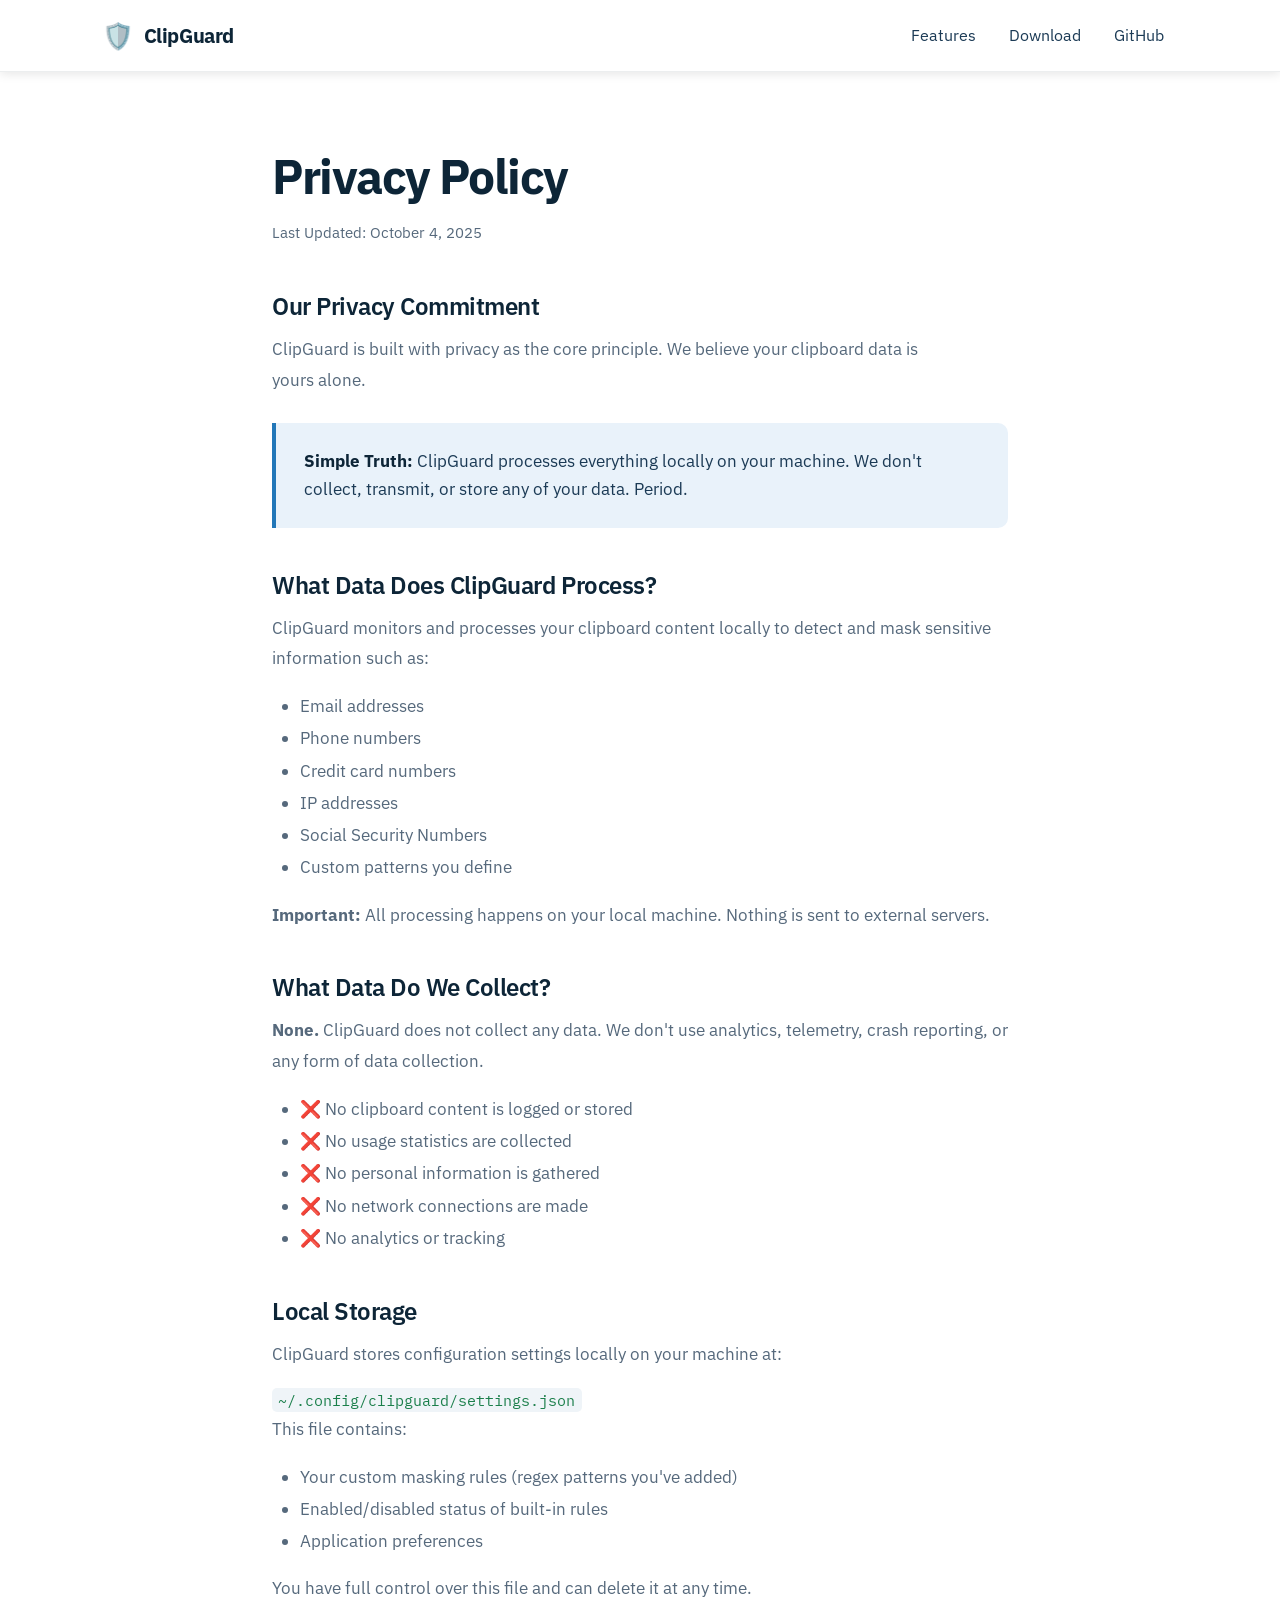
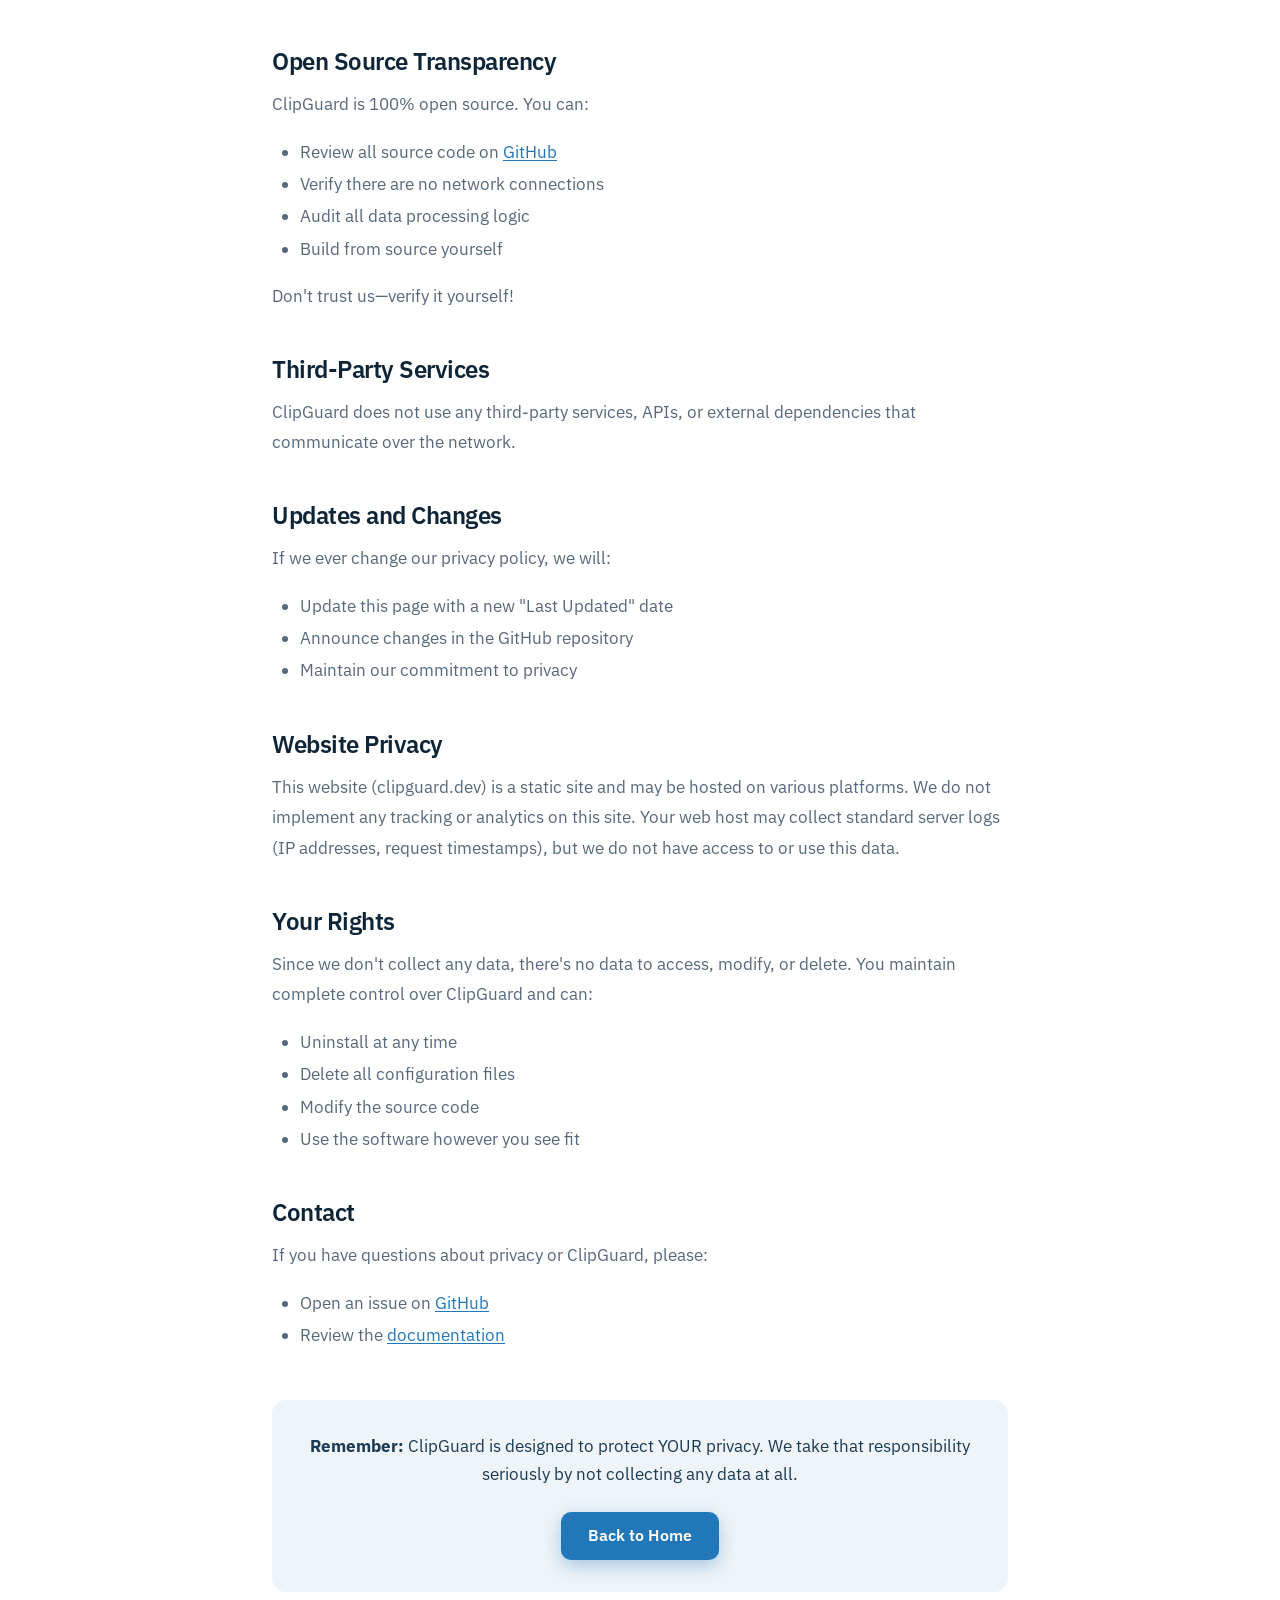
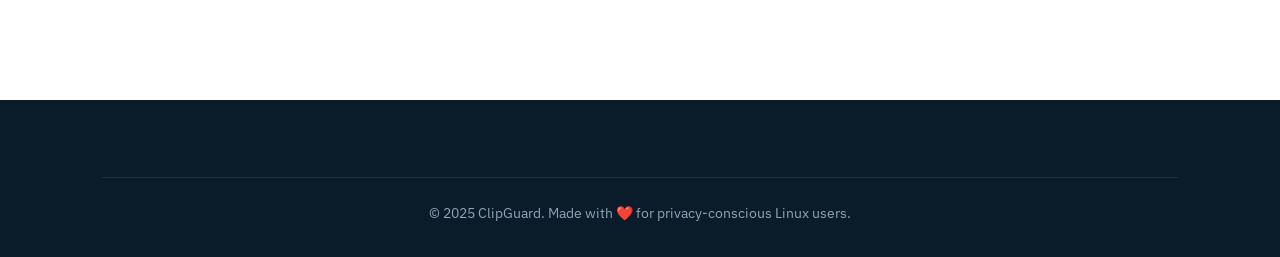
<file: privacy.html>
<!DOCTYPE html>
<html lang="en">
<head>
    <meta charset="UTF-8">
    <meta name="viewport" content="width=device-width, initial-scale=1.0">
    <meta name="description" content="ClipGuard Privacy Policy - Learn how we protect your data">
    <title>Privacy Policy - ClipGuard</title>
    <link rel="stylesheet" href="css/styles.css?v=2026.09.27">
    <link rel="icon" type="image/svg+xml" href="data:image/svg+xml,<svg xmlns='http://www.w3.org/2000/svg' viewBox='0 0 100 100'><text y='.9em' font-size='90'>🛡️</text></svg>">
</head>
<body>
    <!-- Navigation -->
    <nav class="navbar">
        <div class="container nav-container">
            <div class="logo">
                <a href="index.html" style="text-decoration: none; color: inherit; display: flex; align-items: center; gap: 10px;">
                    <span class="logo-icon">🛡️</span>
                    <span class="logo-text">ClipGuard</span>
                </a>
            </div>
            <ul class="nav-links">
                <li><a href="index.html#features">Features</a></li>
                <li><a href="index.html#download">Download</a></li>
                <li><a href="https://github.com/qusaismael/ClipGuard" target="_blank">GitHub</a></li>
            </ul>
            <div class="hamburger">
                <span></span>
                <span></span>
                <span></span>
            </div>
        </div>
    </nav>

    <div class="page-content">
        <div class="container">
            <div class="content-wrapper">
                <h1>Privacy Policy</h1>
                <p class="last-updated">Last Updated: October 4, 2025</p>

                <section class="privacy-section">
                    <h2>Our Privacy Commitment</h2>
                    <p>ClipGuard is built with privacy as the core principle. We believe your clipboard data is yours alone.</p>
                    <div class="highlight-box">
                        <strong>Simple Truth:</strong> ClipGuard processes everything locally on your machine. We don't collect, transmit, or store any of your data. Period.
                    </div>
                </section>

                <section class="privacy-section">
                    <h2>What Data Does ClipGuard Process?</h2>
                    <p>ClipGuard monitors and processes your clipboard content locally to detect and mask sensitive information such as:</p>
                    <ul>
                        <li>Email addresses</li>
                        <li>Phone numbers</li>
                        <li>Credit card numbers</li>
                        <li>IP addresses</li>
                        <li>Social Security Numbers</li>
                        <li>Custom patterns you define</li>
                    </ul>
                    <p><strong>Important:</strong> All processing happens on your local machine. Nothing is sent to external servers.</p>
                </section>

                <section class="privacy-section">
                    <h2>What Data Do We Collect?</h2>
                    <p><strong>None.</strong> ClipGuard does not collect any data. We don't use analytics, telemetry, crash reporting, or any form of data collection.</p>
                    <ul>
                        <li>❌ No clipboard content is logged or stored</li>
                        <li>❌ No usage statistics are collected</li>
                        <li>❌ No personal information is gathered</li>
                        <li>❌ No network connections are made</li>
                        <li>❌ No analytics or tracking</li>
                    </ul>
                </section>

                <section class="privacy-section">
                    <h2>Local Storage</h2>
                    <p>ClipGuard stores configuration settings locally on your machine at:</p>
                    <code class="inline-code">~/.config/clipguard/settings.json</code>
                    <p>This file contains:</p>
                    <ul>
                        <li>Your custom masking rules (regex patterns you've added)</li>
                        <li>Enabled/disabled status of built-in rules</li>
                        <li>Application preferences</li>
                    </ul>
                    <p>You have full control over this file and can delete it at any time.</p>
                </section>

                <section class="privacy-section">
                    <h2>Open Source Transparency</h2>
                    <p>ClipGuard is 100% open source. You can:</p>
                    <ul>
                        <li>Review all source code on <a href="https://github.com/qusaismael/ClipGuard" target="_blank">GitHub</a></li>
                        <li>Verify there are no network connections</li>
                        <li>Audit all data processing logic</li>
                        <li>Build from source yourself</li>
                    </ul>
                    <p>Don't trust us—verify it yourself!</p>
                </section>

                <section class="privacy-section">
                    <h2>Third-Party Services</h2>
                    <p>ClipGuard does not use any third-party services, APIs, or external dependencies that communicate over the network.</p>
                </section>

                <section class="privacy-section">
                    <h2>Updates and Changes</h2>
                    <p>If we ever change our privacy policy, we will:</p>
                    <ul>
                        <li>Update this page with a new "Last Updated" date</li>
                        <li>Announce changes in the GitHub repository</li>
                        <li>Maintain our commitment to privacy</li>
                    </ul>
                </section>

                <section class="privacy-section">
                    <h2>Website Privacy</h2>
                    <p>This website (clipguard.dev) is a static site and may be hosted on various platforms. We do not implement any tracking or analytics on this site. Your web host may collect standard server logs (IP addresses, request timestamps), but we do not have access to or use this data.</p>
                </section>

                <section class="privacy-section">
                    <h2>Your Rights</h2>
                    <p>Since we don't collect any data, there's no data to access, modify, or delete. You maintain complete control over ClipGuard and can:</p>
                    <ul>
                        <li>Uninstall at any time</li>
                        <li>Delete all configuration files</li>
                        <li>Modify the source code</li>
                        <li>Use the software however you see fit</li>
                    </ul>
                </section>

                <section class="privacy-section">
                    <h2>Contact</h2>
                    <p>If you have questions about privacy or ClipGuard, please:</p>
                    <ul>
                        <li>Open an issue on <a href="https://github.com/qusaismael/ClipGuard/issues" target="_blank">GitHub</a></li>
                        <li>Review the <a href="https://github.com/qusaismael/ClipGuard#readme" target="_blank">documentation</a></li>
                    </ul>
                </section>

                <div class="privacy-footer">
                    <p><strong>Remember:</strong> ClipGuard is designed to protect YOUR privacy. We take that responsibility seriously by not collecting any data at all.</p>
                    <a href="index.html" class="btn btn-primary">Back to Home</a>
                </div>
            </div>
        </div>
    </div>

    <footer class="footer">
        <div class="container">
            <div class="footer-bottom">
                <p>&copy; 2025 ClipGuard. Made with ❤️ for privacy-conscious Linux users.</p>
            </div>
        </div>
    </footer>

    <script src="js/main.js"></script>
</body>
</html>
</file>
<file: css/styles.css>
/* ============================================================
   ClipGuard — site stylesheet
   Typography: IBM Plex Sans / IBM Plex Mono, self-hosted in
   css/fonts/ (no third-party requests on a privacy product's site).
   Monospace is reserved for literal terminal and command text.
   ============================================================ */

@font-face {
    font-family: 'IBM Plex Sans';
    src: url('fonts/ibm-plex-sans-latin-400-normal.woff2') format('woff2');
    font-weight: 400;
    font-style: normal;
    font-display: swap;
}

@font-face {
    font-family: 'IBM Plex Sans';
    src: url('fonts/ibm-plex-sans-latin-600-normal.woff2') format('woff2');
    font-weight: 600;
    font-style: normal;
    font-display: swap;
}

@font-face {
    font-family: 'IBM Plex Sans';
    src: url('fonts/ibm-plex-sans-latin-700-normal.woff2') format('woff2');
    font-weight: 700;
    font-style: normal;
    font-display: swap;
}

@font-face {
    font-family: 'IBM Plex Mono';
    src: url('fonts/ibm-plex-mono-latin-400-normal.woff2') format('woff2');
    font-weight: 400;
    font-style: normal;
    font-display: swap;
}

@font-face {
    font-family: 'IBM Plex Mono';
    src: url('fonts/ibm-plex-mono-latin-600-normal.woff2') format('woff2');
    font-weight: 600;
    font-style: normal;
    font-display: swap;
}

/* ------------------------------------------------------------
   Tokens
   Palette keeps the ClipGuard brand blue (#3498db) and the green
   "protected" accent; surfaces move from stock gradients to cool
   slate neutrals drawn from the original dark (#2c3e50).
   ------------------------------------------------------------ */
*,
*::before,
*::after {
    margin: 0;
    padding: 0;
    box-sizing: border-box;
}

:root {
    --ink: #0d2537;
    --ink-2: #14344d;
    --ink-3: #0a1b29;
    --brand: #3498db;
    --brand-deep: #2277b8;
    --brand-soft: #8fc5ec;
    --brand-tint: #e9f2fa;
    --guard: #2fbf71;
    --guard-deep: #1b7f4b;
    --guard-soft: #6ee7a8;
    --paper: #ffffff;
    --mist: #eff4f8;
    --line: #d9e3ec;
    --slate: #56697c;
    --slate-deep: #1b3a55;
    --on-ink: #ffffff;
    --on-ink-soft: #c6d6e4;
    --on-ink-mute: #8fa6b8;

    --sans: 'IBM Plex Sans', -apple-system, BlinkMacSystemFont, 'Segoe UI', Roboto, 'Helvetica Neue', Arial, sans-serif;
    --mono: 'IBM Plex Mono', 'SF Mono', Menlo, Consolas, 'Courier New', monospace;

    --step--1: 0.875rem;
    --step-0: 1.0625rem;
    --step-1: 1.25rem;
    --step-2: 1.5rem;
    --step-3: 1.875rem;
    --step-4: clamp(1.85rem, 2.8vw, 2.4rem);
    --step-5: clamp(2.6rem, 5.2vw, 4rem);

    --space-1: 0.5rem;
    --space-2: 0.75rem;
    --space-3: 1rem;
    --space-4: 1.5rem;
    --space-5: 2rem;
    --space-6: 3rem;
    --space-7: 4rem;
    --section-y: clamp(4.5rem, 8.5vw, 7rem);
    --nav-h: 72px;

    --radius: 14px;
    --radius-sm: 8px;
    --shadow: 0 1px 2px rgba(13, 37, 55, 0.05), 0 10px 30px rgba(13, 37, 55, 0.06);
    --shadow-lg: 0 28px 70px rgba(5, 20, 33, 0.4);
    --transition: all 0.2s cubic-bezier(0.4, 0, 0.2, 1);
}

html {
    scroll-behavior: smooth;
}

body {
    font-family: var(--sans);
    font-size: var(--step-0);
    line-height: 1.65;
    color: var(--slate-deep);
    background: var(--paper);
    overflow-x: hidden;
    -webkit-font-smoothing: antialiased;
    text-rendering: optimizeLegibility;
}

h1, h2, h3, h4 {
    color: var(--ink);
    line-height: 1.15;
    letter-spacing: -0.02em;
    text-wrap: balance;
}

p {
    text-wrap: pretty;
}

img, svg {
    display: block;
    max-width: 100%;
}

.container {
    max-width: 1140px;
    margin: 0 auto;
    padding: 0 clamp(1.25rem, 4vw, 2rem);
}

/* ------------------------------------------------------------
   Buttons and focus states
   ------------------------------------------------------------ */
.btn {
    display: inline-flex;
    align-items: center;
    justify-content: center;
    gap: 0.625rem;
    min-height: 48px;
    padding: 0.75rem 1.6rem;
    border: 1.5px solid transparent;
    border-radius: 10px;
    font-family: var(--sans);
    font-size: 1rem;
    font-weight: 600;
    letter-spacing: 0.005em;
    line-height: 1.2;
    text-decoration: none;
    cursor: pointer;
    transition: background-color 0.2s ease, border-color 0.2s ease, color 0.2s ease, transform 0.15s ease, box-shadow 0.2s ease;
}

.btn svg {
    flex: none;
}

.btn:hover {
    transform: translateY(-1px);
}

.btn-primary {
    background: var(--brand-deep);
    color: var(--on-ink);
    box-shadow: 0 6px 18px rgba(34, 119, 184, 0.35);
}

.btn-primary:hover {
    background: var(--brand);
    box-shadow: 0 8px 22px rgba(52, 152, 219, 0.4);
}

.btn-secondary {
    background: rgba(255, 255, 255, 0.08);
    border-color: rgba(255, 255, 255, 0.4);
    color: var(--on-ink);
}

.btn-secondary:hover {
    background: rgba(255, 255, 255, 0.16);
    border-color: var(--on-ink);
}

.btn-outline {
    background: transparent;
    border-color: rgba(34, 119, 184, 0.45);
    color: var(--brand-deep);
}

.btn-outline:hover {
    background: var(--brand-deep);
    border-color: var(--brand-deep);
    color: var(--on-ink);
}

.btn-large {
    min-height: 56px;
    padding: 1rem 2.25rem;
    font-size: var(--step-0);
}

:where(a, button, [tabindex]):focus-visible {
    outline: 3px solid var(--brand);
    outline-offset: 2px;
    border-radius: 6px;
}

.hero :where(a, button):focus-visible,
.security :where(a, button):focus-visible,
.cta :where(a, button):focus-visible,
.footer :where(a, button):focus-visible,
.terminal-window :focus-visible {
    outline-color: var(--brand-soft);
}

/* ------------------------------------------------------------
   Navigation
   ------------------------------------------------------------ */
.navbar {
    position: fixed;
    top: 0;
    left: 0;
    right: 0;
    z-index: 1000;
    min-height: var(--nav-h);
    display: flex;
    align-items: center;
    padding: 0.6rem 0;
    background: rgba(255, 255, 255, 0.88);
    backdrop-filter: blur(14px) saturate(1.4);
    -webkit-backdrop-filter: blur(14px) saturate(1.4);
    border-bottom: 1px solid rgba(13, 37, 55, 0.08);
}

.nav-container {
    display: flex;
    justify-content: space-between;
    align-items: center;
    width: 100%;
}

.logo {
    display: flex;
    align-items: center;
    gap: 10px;
    font-size: 1.25rem;
    font-weight: 700;
    letter-spacing: -0.02em;
    color: var(--ink);
}

.logo a {
    min-height: 44px;
}

.logo-icon {
    font-size: 1.6rem;
    line-height: 1;
    transition: transform 0.6s ease;
}

.nav-links {
    display: flex;
    list-style: none;
    gap: 0.25rem;
    align-items: center;
}

.nav-links a {
    position: relative;
    display: inline-flex;
    align-items: center;
    min-height: 44px;
    padding: 0 0.9rem;
    border-radius: var(--radius-sm);
    text-decoration: none;
    color: var(--slate-deep);
    font-weight: 500;
    font-size: 0.975rem;
    transition: var(--transition);
}

.nav-links a:hover {
    color: var(--brand-deep);
    background: var(--brand-tint);
}

.nav-links a::after {
    content: '';
    position: absolute;
    left: 0.9rem;
    right: 0.9rem;
    bottom: 4px;
    height: 2px;
    border-radius: 2px;
    background: var(--brand-deep);
    transform: scaleX(0);
    transform-origin: left;
    transition: transform 0.25s ease;
}

.nav-links a:hover::after,
.nav-links a.active::after {
    transform: scaleX(1);
}

.nav-links a.active {
    color: var(--brand-deep);
}

.hamburger {
    display: none;
    flex-direction: column;
    gap: 5px;
    cursor: pointer;
    min-width: 44px;
    min-height: 44px;
    align-items: center;
    justify-content: center;
    padding: 0;
    border: 0;
    background: transparent;
    color: var(--ink);
}

.hamburger:focus-visible {
    outline: 3px solid currentColor;
    outline-offset: 2px;
}

.hamburger span {
    width: 25px;
    height: 2.5px;
    background: var(--ink);
    transition: var(--transition);
    border-radius: 3px;
}

.hamburger.active span:nth-child(1) {
    transform: translateY(7.5px) rotate(45deg);
}

.hamburger.active span:nth-child(2) {
    opacity: 0;
}

.hamburger.active span:nth-child(3) {
    transform: translateY(-7.5px) rotate(-45deg);
}

/* ------------------------------------------------------------
   Hero — ink band; the terminal demo carries the identity
   ------------------------------------------------------------ */
.hero {
    margin-top: var(--nav-h);
    padding: clamp(4rem, 8vw, 6.5rem) 0;
    background: radial-gradient(880px 520px at 74% 30%, rgba(52, 152, 219, 0.15), transparent 62%), var(--ink);
    color: var(--on-ink);
    position: relative;
    overflow: hidden;
}

.hero-content {
    display: grid;
    grid-template-columns: 1.05fr 0.95fr;
    gap: clamp(2.5rem, 5vw, 4.5rem);
    align-items: center;
    position: relative;
    z-index: 1;
}

.hero-title {
    font-size: var(--step-5);
    font-weight: 700;
    line-height: 1.04;
    letter-spacing: -0.035em;
    margin-bottom: var(--space-4);
    color: var(--on-ink);
}

.gradient-text {
    background: linear-gradient(115deg, #ffffff 10%, #a6d4f5 90%);
    -webkit-background-clip: text;
    background-clip: text;
    -webkit-text-fill-color: transparent;
}

.hero-subtitle {
    font-size: var(--step-1);
    line-height: 1.7;
    color: var(--on-ink-soft);
    max-width: 54ch;
    margin-bottom: var(--space-5);
}

.hero-buttons {
    display: flex;
    gap: 1rem;
    margin-bottom: var(--space-6);
    flex-wrap: wrap;
}

.hero-stats {
    display: flex;
    gap: 2.25rem;
    border-top: 1px solid rgba(255, 255, 255, 0.14);
    padding-top: var(--space-4);
    flex-wrap: wrap;
}

.stat {
    text-align: left;
}

.stat + .stat {
    padding-left: 2.25rem;
    border-left: 1px solid rgba(255, 255, 255, 0.14);
}

.stat-number {
    font-size: var(--step-2);
    font-weight: 700;
    letter-spacing: -0.02em;
    margin-bottom: 0.25rem;
    color: var(--on-ink);
}

.stat-label {
    font-size: var(--step--1);
    color: var(--on-ink-soft);
}

/* ------------------------------------------------------------
   Terminal demo — the one memorable element
   ------------------------------------------------------------ */
.terminal-window {
    background: var(--ink-3);
    border: 1px solid rgba(255, 255, 255, 0.09);
    border-radius: 16px;
    overflow: hidden;
    box-shadow: var(--shadow-lg);
    animation: fadeInUp 0.8s ease;
}

.terminal-header {
    background: var(--ink-2);
    padding: 12px 16px;
    display: flex;
    align-items: center;
    gap: 8px;
    border-bottom: 1px solid rgba(255, 255, 255, 0.06);
}

.terminal-dot {
    width: 11px;
    height: 11px;
    border-radius: 50%;
}

.terminal-dot.red { background: #ff5f56; }
.terminal-dot.yellow { background: #ffbd2e; }
.terminal-dot.green { background: #27c93f; }

.terminal-title {
    margin-left: auto;
    color: var(--on-ink-mute);
    font-family: var(--mono);
    font-size: 0.78rem;
    letter-spacing: 0.02em;
}

.terminal-body {
    padding: 1.5rem 1.5rem 1.75rem;
    font-family: var(--mono);
    font-size: 0.875rem;
    line-height: 1.9;
    overflow-wrap: anywhere;
}

.terminal-line {
    margin-bottom: 0.6rem;
    color: #c9dae8;
}

.prompt {
    color: var(--guard-soft);
    margin-right: 0.5rem;
}

.output {
    color: #c9dae8;
}

.before-mask {
    color: #f0ac9d;
}

.after-mask {
    color: #d3e3f0;
    animation: highlight 1s ease;
}

.terminal-cursor {
    display: inline-block;
    width: 8px;
    height: 16px;
    background: var(--guard-soft);
    animation: blink 1s step-end infinite;
}

@keyframes blink {
    0%, 50% { opacity: 1; }
    51%, 100% { opacity: 0; }
}

@keyframes highlight {
    0% { background: rgba(110, 231, 168, 0.28); }
    100% { background: transparent; }
}

@keyframes fadeInUp {
    from {
        opacity: 0;
        transform: translateY(30px);
    }
    to {
        opacity: 1;
        transform: translateY(0);
    }
}

/* ------------------------------------------------------------
   Section scaffolding
   ------------------------------------------------------------ */
.features,
.download {
    padding: var(--section-y) 0;
    background: var(--paper);
}

.how-it-works,
.contributors {
    padding: var(--section-y) 0;
    background: var(--mist);
}

.section-header {
    text-align: left;
    max-width: 62ch;
    margin-bottom: clamp(2.5rem, 5vw, 4rem);
}

.section-header h2 {
    font-size: var(--step-4);
    font-weight: 700;
    margin-bottom: 0.75rem;
}

.section-header p {
    font-size: var(--step-1);
    color: var(--slate);
}

/* ------------------------------------------------------------
   Features — one divided surface, not a deck of cards
   ------------------------------------------------------------ */
.features-grid {
    display: grid;
    grid-template-columns: repeat(3, 1fr);
    gap: 1px;
    background: var(--line);
    border: 1px solid var(--line);
    border-radius: var(--radius);
    overflow: hidden;
}

.feature-card {
    background: var(--paper);
    padding: clamp(1.75rem, 3vw, 2.5rem);
}

.feature-icon {
    font-size: 2rem;
    line-height: 1;
    margin-bottom: 1.1rem;
}

.feature-card h3 {
    font-size: 1.35rem;
    font-weight: 600;
    margin-bottom: 0.6rem;
}

.feature-card p {
    color: var(--slate);
    line-height: 1.75;
}

/* ------------------------------------------------------------
   How it works — a real numbered sequence on a rail
   ------------------------------------------------------------ */
.steps {
    display: grid;
    grid-template-columns: repeat(4, 1fr);
    gap: 2rem;
    position: relative;
}

.steps::before {
    content: '';
    position: absolute;
    top: 27px;
    left: 28px;
    right: 28px;
    height: 2px;
    background: rgba(34, 119, 184, 0.18);
}

.step {
    text-align: left;
    position: relative;
}

.step-number {
    width: 56px;
    height: 56px;
    background: var(--mist);
    border: 2px solid var(--brand);
    color: var(--brand-deep);
    border-radius: 50%;
    display: flex;
    align-items: center;
    justify-content: center;
    font-size: 1.25rem;
    font-weight: 700;
    margin-bottom: var(--space-4);
    position: relative;
    z-index: 1;
}

.step-content h3 {
    font-size: 1.35rem;
    font-weight: 600;
    margin-bottom: 0.6rem;
}

.step-content p {
    color: var(--slate);
    line-height: 1.75;
}

/* ------------------------------------------------------------
   Security band
   ------------------------------------------------------------ */
.security {
    padding: var(--section-y) 0;
    background: var(--ink);
    color: var(--on-ink);
}

.security-content {
    display: grid;
    grid-template-columns: auto 1fr;
    gap: clamp(2rem, 5vw, 4.5rem);
    align-items: center;
}

.security-badge {
    display: flex;
    align-items: center;
    justify-content: center;
}

.security-text h2 {
    font-size: var(--step-4);
    font-weight: 700;
    margin-bottom: 1.25rem;
    color: var(--on-ink);
}

.security-text p {
    font-size: var(--step-1);
    line-height: 1.75;
    margin-bottom: var(--space-5);
    color: var(--on-ink-soft);
    max-width: 62ch;
}

.security-text strong {
    color: var(--on-ink);
    font-weight: 600;
}

.security-buttons {
    display: flex;
    gap: 0.75rem;
    flex-wrap: wrap;
}

.security-buttons .btn-outline {
    background: rgba(255, 255, 255, 0.06);
    border-color: rgba(255, 255, 255, 0.35);
    color: var(--on-ink);
}

.security-buttons .btn-outline:hover {
    background: var(--on-ink);
    border-color: var(--on-ink);
    color: var(--guard-deep);
}

/* ------------------------------------------------------------
   Download — comparison cards anchored by command slabs
   ------------------------------------------------------------ */
.download-cards {
    display: grid;
    grid-template-columns: repeat(auto-fit, minmax(280px, 1fr));
    gap: 1.5rem;
}

.download-card {
    display: flex;
    flex-direction: column;
    gap: 1.25rem;
    background: var(--paper);
    border: 1px solid var(--line);
    border-radius: var(--radius);
    padding: 1.75rem;
    transition: border-color 0.2s ease, box-shadow 0.2s ease;
}

.download-card:hover {
    border-color: rgba(34, 119, 184, 0.4);
    box-shadow: var(--shadow);
}

.distro-icon {
    font-size: 2rem;
    line-height: 1;
}

.download-card h3 {
    font-size: 1.35rem;
    font-weight: 600;
}

.os-description {
    color: var(--slate);
    font-size: 0.975rem;
    min-height: 2.5em;
}

.download-links {
    display: flex;
    gap: 10px;
    margin-top: auto;
}

.download-links .btn {
    width: 100%;
}

.code-block {
    position: relative;
    background: var(--ink-3);
    border: 1px solid rgba(255, 255, 255, 0.07);
    border-radius: 10px;
    padding: 3.5rem 1rem 1.1rem;
    overflow-x: auto;
}

.code-block code {
    display: block;
    font-family: var(--mono);
    font-size: 0.82rem;
    line-height: 1.8;
    color: #c9dae8;
    white-space: pre-wrap;
    overflow-wrap: anywhere;
}

.copy-btn {
    position: absolute;
    top: 0.5rem;
    right: 0.5rem;
    display: inline-flex;
    align-items: center;
    justify-content: center;
    min-width: 72px;
    min-height: 44px;
    padding: 0 1.1rem;
    background: rgba(255, 255, 255, 0.08);
    border: 1px solid rgba(255, 255, 255, 0.22);
    border-radius: var(--radius-sm);
    color: #d9e7f2;
    font-family: var(--sans);
    font-size: 0.875rem;
    font-weight: 600;
    cursor: pointer;
    transition: var(--transition);
}

.copy-btn:hover {
    background: rgba(255, 255, 255, 0.18);
    border-color: rgba(255, 255, 255, 0.4);
}

.copy-btn:focus-visible {
    outline: 3px solid var(--brand-soft);
    outline-offset: 2px;
}

.copy-btn.copied {
    background: rgba(47, 191, 113, 0.25);
    border-color: var(--guard);
    color: var(--guard-soft);
}

.download-footer {
    text-align: left;
    margin-top: 2.5rem;
    font-size: 1rem;
    color: var(--slate);
}

.download-footer a {
    color: var(--brand-deep);
    text-decoration: none;
    font-weight: 600;
}

.download-footer a:hover {
    text-decoration: underline;
}

/* ------------------------------------------------------------
   CTA band
   ------------------------------------------------------------ */
.cta {
    padding: var(--section-y) 0;
    background: var(--ink);
    color: var(--on-ink);
    text-align: center;
}

.cta .container {
    max-width: 720px;
}

.cta h2 {
    font-size: var(--step-4);
    font-weight: 700;
    margin-bottom: 1rem;
    color: var(--on-ink);
}

.cta p {
    font-size: var(--step-1);
    margin-bottom: var(--space-5);
    color: var(--on-ink-soft);
}

.cta-note {
    margin-top: var(--space-4);
    font-size: var(--step--1);
    color: var(--on-ink-mute);
}

/* ------------------------------------------------------------
   Contributors
   ------------------------------------------------------------ */
.contributors-grid {
    display: grid;
    grid-template-columns: repeat(2, minmax(0, 300px));
    gap: 1.5rem;
}

.contributor-card {
    display: block;
    background: var(--paper);
    border: 1px solid var(--line);
    border-radius: var(--radius);
    padding: 2.25rem 1.75rem;
    text-align: center;
    text-decoration: none;
    color: var(--slate-deep);
    transition: border-color 0.2s ease, transform 0.15s ease, box-shadow 0.2s ease;
}

.contributor-card:hover {
    border-color: rgba(34, 119, 184, 0.45);
    transform: translateY(-2px);
    box-shadow: var(--shadow);
}

.contributor-avatar {
    width: 96px;
    height: 96px;
    margin: 0 auto 1.25rem;
    border-radius: 50%;
    overflow: hidden;
    border: 3px solid var(--paper);
    outline: 1px solid var(--line);
    box-shadow: 0 4px 14px rgba(13, 37, 55, 0.1);
    transition: var(--transition);
}

.contributor-card:hover .contributor-avatar {
    outline-color: var(--brand);
}

.contributor-avatar img {
    width: 100%;
    height: 100%;
    object-fit: cover;
    display: block;
}

.contributor-card h3 {
    font-size: 1.15rem;
    font-weight: 600;
    margin-bottom: 0.3rem;
    overflow-wrap: anywhere;
}

/* Keep inline prose links within 44px hit rects without shifting text */
.privacy-section p a,
.privacy-section li a {
    display: inline-block;
    padding: 11px 4px;
    margin: -11px -4px;
}

.contributor-role {
    color: var(--slate);
    font-size: 0.95rem;
    margin-bottom: 0.9rem;
}

.github-icon {
    display: flex;
    justify-content: center;
    color: var(--slate);
    transition: var(--transition);
}

.contributor-card:hover .github-icon {
    color: var(--brand-deep);
}

/* ------------------------------------------------------------
   Footer
   ------------------------------------------------------------ */
.footer {
    background: var(--ink-3);
    color: var(--on-ink);
    padding: clamp(3.5rem, 6vw, 5rem) 0 2rem;
}

.footer-content {
    display: grid;
    grid-template-columns: 1.1fr 1.9fr;
    gap: clamp(2.5rem, 5vw, 4.5rem);
    margin-bottom: 2.5rem;
}

.footer-brand p {
    margin-top: 1rem;
    color: var(--on-ink-mute);
    line-height: 1.8;
    max-width: 36ch;
}

.footer-links {
    display: grid;
    grid-template-columns: repeat(auto-fit, minmax(150px, 1fr));
    gap: 30px;
}

.footer-column h4 {
    margin-bottom: 0.5rem;
    font-size: 1rem;
    font-weight: 600;
    color: var(--on-ink);
}

.footer-column ul {
    list-style: none;
}

.footer-column ul li {
    margin: 0;
}

.footer-column a {
    display: inline-flex;
    align-items: center;
    min-height: 44px;
    color: #9eb6c9;
    text-decoration: none;
    transition: var(--transition);
}

.footer-column a:hover {
    color: var(--on-ink);
}

.footer-bottom {
    text-align: center;
    padding-top: 1.5rem;
    border-top: 1px solid rgba(255, 255, 255, 0.1);
    color: var(--on-ink-mute);
    font-size: var(--step--1);
}

/* ------------------------------------------------------------
   Privacy page
   ------------------------------------------------------------ */
.page-content {
    margin-top: var(--nav-h);
    padding: clamp(3rem, 6vw, 5rem) 0 var(--section-y);
    min-height: calc(100vh - 200px);
}

.content-wrapper {
    max-width: 46rem;
    margin: 0 auto;
}

.content-wrapper h1 {
    font-size: clamp(2.25rem, 4vw, 3rem);
    font-weight: 700;
    letter-spacing: -0.03em;
    margin-bottom: 1rem;
}

.last-updated {
    color: var(--slate);
    font-size: 0.95rem;
    margin-bottom: 3rem;
}

.privacy-section {
    margin-bottom: 2.75rem;
}

.privacy-section h2 {
    font-size: var(--step-2);
    font-weight: 600;
    margin-bottom: 0.85rem;
}

.privacy-section p {
    line-height: 1.8;
    margin-bottom: 1rem;
    color: var(--slate);
}

.privacy-section ul {
    margin: 1rem 0 1rem 1.75rem;
    line-height: 1.9;
}

.privacy-section li {
    color: var(--slate);
}

.highlight-box {
    background: var(--brand-tint);
    border-left: 4px solid var(--brand-deep);
    padding: 1.5rem 1.75rem;
    margin: 1.75rem 0;
    border-radius: 0 10px 10px 0;
}

.highlight-box strong {
    color: var(--ink);
}

.inline-code {
    background: var(--mist);
    padding: 0.1rem 0.4rem;
    border-radius: 5px;
    font-family: var(--mono);
    font-size: 0.9em;
    color: var(--guard-deep);
}

.privacy-footer {
    background: var(--mist);
    padding: 2rem;
    border-radius: var(--radius);
    text-align: center;
    margin-top: 3rem;
}

.privacy-footer p {
    margin-bottom: 1.5rem;
}

/* prose links get an invisible hit-area expansion (>=44px effective) */
.content-wrapper a:not(.btn),
.footer-brand p a {
    position: relative;
    color: var(--brand-deep);
    font-weight: 500;
    text-decoration-thickness: 1px;
    text-underline-offset: 2px;
}

.content-wrapper a:not(.btn)::after,
.footer-brand p a::after {
    content: '';
    position: absolute;
    inset: -14px -6px;
}

/* ------------------------------------------------------------
   Responsive
   ------------------------------------------------------------ */
@media (max-width: 1024px) {
    .features-grid {
        grid-template-columns: repeat(2, 1fr);
    }

    .steps {
        grid-template-columns: repeat(2, 1fr);
        gap: 2.5rem 2rem;
    }

    .steps::before {
        display: none;
    }
}

@media (max-width: 800px) {
    .nav-links {
        position: fixed;
        top: var(--nav-h);
        left: -100%;
        width: 100%;
        height: calc(100vh - var(--nav-h));
        background: var(--paper);
        flex-direction: column;
        align-items: stretch;
        gap: 0.25rem;
        padding: 1rem 1.25rem 2rem;
        border-bottom: 1px solid var(--line);
        box-shadow: 0 24px 48px rgba(13, 37, 55, 0.14);
        transition: var(--transition);
    }

    .nav-links.active {
        left: 0;
    }

    .nav-links a {
        min-height: 52px;
        font-size: 1.1rem;
        padding: 0 0.75rem;
    }

    .nav-links a::after {
        left: 0.75rem;
        right: auto;
        width: 2rem;
    }

    .hamburger {
        display: flex;
    }

    .hero-content {
        grid-template-columns: 1fr;
        gap: 2.5rem;
    }

    .hero-visual {
        order: -1;
    }

    .hero-buttons {
        margin-bottom: var(--space-5);
    }

    .hero-stats {
        gap: 1.5rem;
    }

    .stat + .stat {
        padding-left: 1.5rem;
    }

    .security-content {
        grid-template-columns: 1fr;
        gap: 2rem;
    }

    .security-badge {
        justify-content: flex-start;
    }

    .footer-content {
        grid-template-columns: 1fr;
        gap: 2.5rem;
    }
}

@media (max-width: 640px) {
    .features-grid {
        grid-template-columns: 1fr;
    }

    .steps {
        grid-template-columns: 1fr;
        gap: 2.25rem;
    }

    .hero-stats {
        gap: 1.25rem;
    }

    .stat + .stat {
        padding-left: 1.25rem;
    }

    .stat-number {
        font-size: var(--step-1);
    }
}

@media (max-width: 420px) {
    .hero-title {
        font-size: 2.35rem;
    }

    .hero-buttons .btn {
        width: 100%;
    }

    .hero-stats {
        flex-direction: column;
        gap: 1rem;
    }

    .stat + .stat {
        padding-left: 0;
        border-left: 0;
    }

    .terminal-body {
        font-size: 0.8rem;
        padding: 1.1rem 1rem 1.3rem;
    }

    .code-block {
        padding: 3.5rem 0.8rem 1rem;
    }

    .code-block code {
        font-size: 0.78rem;
    }
}

/* ------------------------------------------------------------
   Reduced motion — static presentation, full content
   ------------------------------------------------------------ */
@media (prefers-reduced-motion: reduce) {
    html {
        scroll-behavior: auto;
    }

    *,
    *::before,
    *::after {
        animation: none !important;
        transition: none !important;
    }

    .btn:hover,
    .contributor-card:hover {
        transform: none !important;
    }
}
</file>
